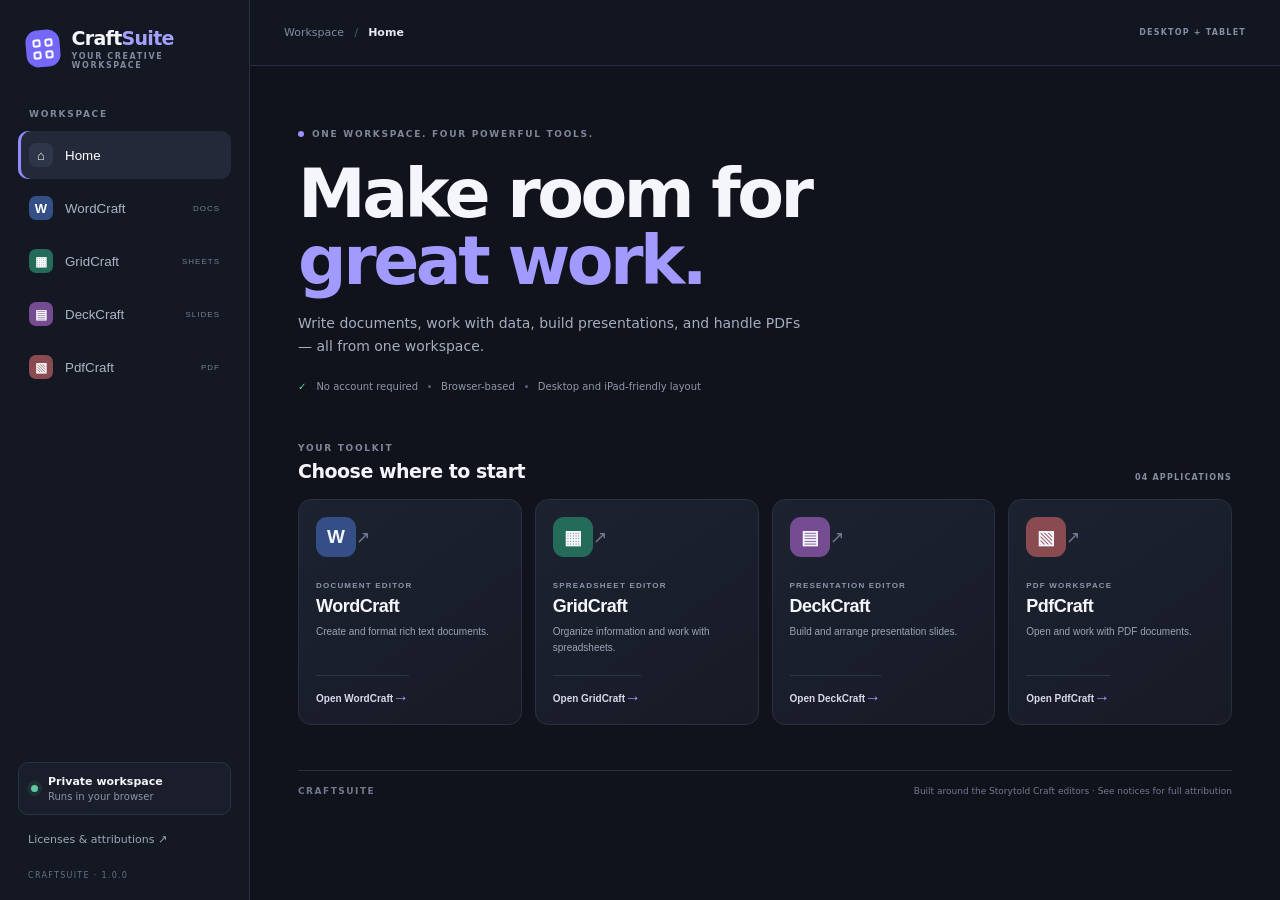
<file: index.html>
<!doctype html>
<html lang="en">
<head>
  <meta charset="utf-8">
  <meta name="viewport" content="width=device-width,initial-scale=1,viewport-fit=cover">
  <meta name="theme-color" content="#10131b">
  <meta name="description" content="CraftSuite — one workspace for documents, spreadsheets, presentations, and PDFs.">
  <title>CraftSuite — Your creative workspace</title>
  <link rel="icon" type="image/svg+xml" href="./assets/craftsuite-mark.svg">
  <link rel="manifest" href="./manifest.webmanifest">
  <link rel="stylesheet" href="./styles.css">
</head>
<body>
  <div class="app-shell" id="appShell">
    <aside class="sidebar" id="sidebar" aria-label="Main navigation">
      <a class="brand" href="#home" aria-label="CraftSuite home">
        <span class="brand-mark" aria-hidden="true"><span></span><span></span><span></span><span></span></span>
        <span class="brand-name">Craft<span>Suite</span><small>YOUR CREATIVE WORKSPACE</small></span>
      </a>
      <div class="nav-label">WORKSPACE</div>
      <nav class="app-nav" id="appNav">
        <button class="nav-item active" data-app="home"><span class="nav-icon home-icon">⌂</span><span>Home</span></button>
        <button class="nav-item" data-app="wordcraft"><span class="nav-icon word-icon">W</span><span>WordCraft</span><em>DOCS</em></button>
        <button class="nav-item" data-app="gridcraft"><span class="nav-icon grid-icon">▦</span><span>GridCraft</span><em>SHEETS</em></button>
        <button class="nav-item" data-app="deckcraft"><span class="nav-icon deck-icon">▤</span><span>DeckCraft</span><em>SLIDES</em></button>
        <button class="nav-item" data-app="pdfcraft"><span class="nav-icon pdf-icon">▧</span><span>PdfCraft</span><em>PDF</em></button>
      </nav>
      <div class="sidebar-bottom">
        <div class="local-note"><span class="status-dot"></span><span><strong>Private workspace</strong><small>Runs in your browser</small></span></div>
        <a class="side-link" href="./THIRD_PARTY_NOTICES.md" target="_blank" rel="noopener">Licenses &amp; attributions ↗</a>
        <span class="version">CRAFTSUITE · 1.0.0</span>
      </div>
    </aside>

    <main class="main-area">
      <header class="topbar">
        <button class="mobile-menu" id="menuButton" aria-label="Open navigation" aria-expanded="false">☰</button>
        <div class="breadcrumb"><span>Workspace</span><b>/</b><strong id="crumbCurrent">Home</strong></div>
        <div class="top-actions">
          <span class="device-label">DESKTOP + TABLET</span>
          <button class="icon-button" id="openNewTab" title="Maximize editor" aria-label="Maximize editor" hidden>↗</button>
        </div>
      </header>

      <section class="home-view" id="homeView">
        <div class="hero">
          <div class="eyebrow"><span></span> ONE WORKSPACE. FOUR POWERFUL TOOLS.</div>
          <h1>Make room for<br><span>great work.</span></h1>
          <p>Write documents, work with data, build presentations, and handle PDFs — all from one workspace.</p>
          <div class="hero-meta"><span class="meta-check">✓</span> No account required <i></i> Browser-based <i></i> Desktop and iPad-friendly layout</div>
        </div>
        <div class="section-heading"><div><span class="eyebrow">YOUR TOOLKIT</span><h2>Choose where to start</h2></div><span class="tool-count">04 APPLICATIONS</span></div>
        <div class="tool-grid">
          <button class="tool-card word-card" data-app="wordcraft"><span class="tool-top"><span class="large-tool-icon">W</span><span class="launch-arrow">↗</span></span><span class="tool-type">DOCUMENT EDITOR</span><strong>WordCraft</strong><span class="tool-description">Create and format rich text documents.</span><span class="tool-open">Open WordCraft <b>→</b></span></button>
          <button class="tool-card grid-card" data-app="gridcraft"><span class="tool-top"><span class="large-tool-icon">▦</span><span class="launch-arrow">↗</span></span><span class="tool-type">SPREADSHEET EDITOR</span><strong>GridCraft</strong><span class="tool-description">Organize information and work with spreadsheets.</span><span class="tool-open">Open GridCraft <b>→</b></span></button>
          <button class="tool-card deck-card" data-app="deckcraft"><span class="tool-top"><span class="large-tool-icon">▤</span><span class="launch-arrow">↗</span></span><span class="tool-type">PRESENTATION EDITOR</span><strong>DeckCraft</strong><span class="tool-description">Build and arrange presentation slides.</span><span class="tool-open">Open DeckCraft <b>→</b></span></button>
          <button class="tool-card pdf-card" data-app="pdfcraft"><span class="tool-top"><span class="large-tool-icon">▧</span><span class="launch-arrow">↗</span></span><span class="tool-type">PDF WORKSPACE</span><strong>PdfCraft</strong><span class="tool-description">Open and work with PDF documents.</span><span class="tool-open">Open PdfCraft <b>→</b></span></button>
        </div>
        <footer class="home-footer"><span>CRAFTSUITE</span><span>Built around the Storytold Craft editors · See notices for full attribution</span></footer>
      </section>

      <section class="editor-view" id="editorView" hidden>
        <div class="editor-toolbar"><div><span class="eyebrow" id="editorType">EDITOR</span><h1 id="editorTitle">WordCraft</h1></div><div class="editor-controls"><button id="backHome" class="back-button">← All tools</button><button id="reloadEditor" class="reload-button" title="Reload editor">↻</button></div></div>
        <div class="editor-frame-wrap"><iframe id="editorFrame" title="CraftSuite editor" allow="clipboard-read; clipboard-write; fullscreen" allowfullscreen></iframe></div>
        <button id="restoreEditor" class="restore-button" type="button" aria-label="Restore editor layout" title="Restore editor layout" hidden>⌄</button>
        <div class="frame-footnote"><span class="status-dot"></span><span id="frameStatus">Editor loaded from this CraftSuite installation.</span><a id="directLink" href="#" target="_blank" rel="noopener">Open standalone ↗</a></div>
      </section>
    </main>
  </div>
  <div class="mobile-scrim" id="scrim"></div>
  <script src="./app.js" defer></script>
</body>
</html>
</file>
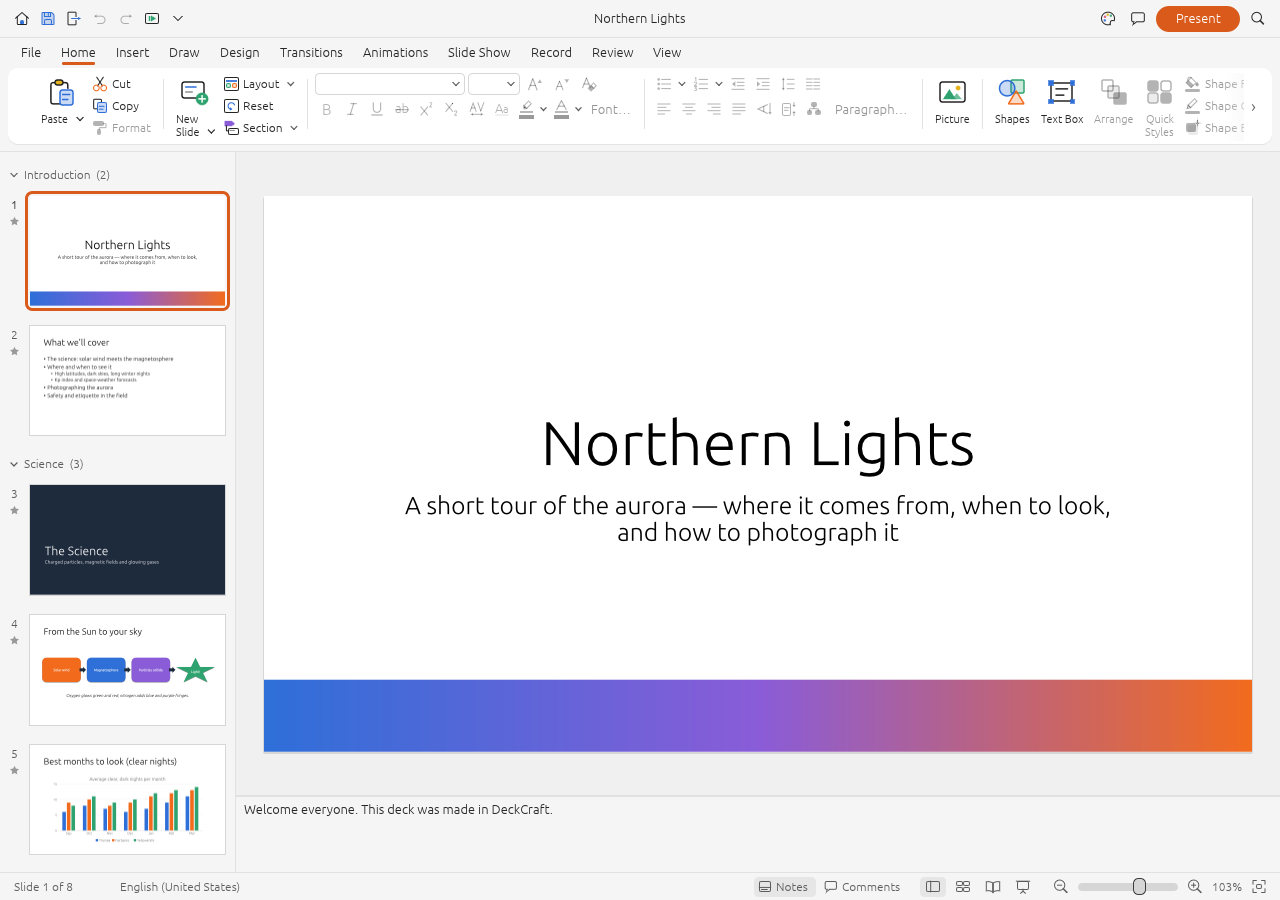
<file: public/apps/deckcraft/index.html>
<!DOCTYPE html>
<html lang="en">
<head>
  <meta charset="utf-8">
  <meta name="viewport" content="width=device-width, initial-scale=1, user-scalable=no">
  <title>DeckCraft</title>
  <script src="../touch-navigation.js" defer></script>
  
<script type="module">
import init, * as bindings from './deckcraft-web-1736dda13a1b2e0f.js';
const wasm = await init({ module_or_path: './deckcraft-web-1736dda13a1b2e0f_bg.wasm' });


window.wasmBindings = bindings;


dispatchEvent(new CustomEvent("TrunkApplicationStarted", {detail: {wasm}}));

</script>
  <link rel="icon" href="./deckcraft-b8fcbb36ecec0385.ico" integrity="sha384-p+vOsZVOu4zkEhYVpSBm/6gR6LMTZ+hPcuNrzPZ3ScI+zYSqFol3f6oI0WWAjzjB"/>
  <style>
    html, body { margin: 0; padding: 0; width: 100%; height: 100%; overflow: hidden; background: #262626; }
    #deckcraft_canvas { position: absolute; inset: 0; width: 100%; height: 100%; display: block; touch-action: none; }
    #deckcraft_loading { position: absolute; inset: 0; display: flex; flex-direction: column; align-items: center; justify-content: center;
      color: #b8b8b8; font: 14px system-ui, sans-serif; pointer-events: none; }
  </style>
<link rel="modulepreload" href="./deckcraft-web-1736dda13a1b2e0f.js" crossorigin="anonymous" integrity="sha384-Nw/Y599QdpQv88sGwh8BRDPJTsztxOS/u1LY/8WCac7ZFSb4NCXz6uxRgPKcCxdL"><link rel="modulepreload" href="./snippets/eframe-d31a8450ea12dfc1/inline0.js" crossorigin="anonymous" integrity="sha384-uPZQ72BwgZ4v7Km6+UIFbkDDlt7ShGEsAVEHVN/+wZSGFhItJZB83iKMFQXauTSs"><link rel="preload" href="./deckcraft-web-1736dda13a1b2e0f_bg.wasm" crossorigin="anonymous" integrity="sha384-IeDfGBTojbIDOL1OokOfIiVJ4eLuc7q0i29vjst6+1yeD6DiTlGqT7mwDZira5zz" as="fetch" type="application/wasm"></head>
<body>
  <canvas id="deckcraft_canvas"></canvas>
  <div id="deckcraft_loading">Loading DeckCraft&hellip;</div>
</body>
</html>
</file>
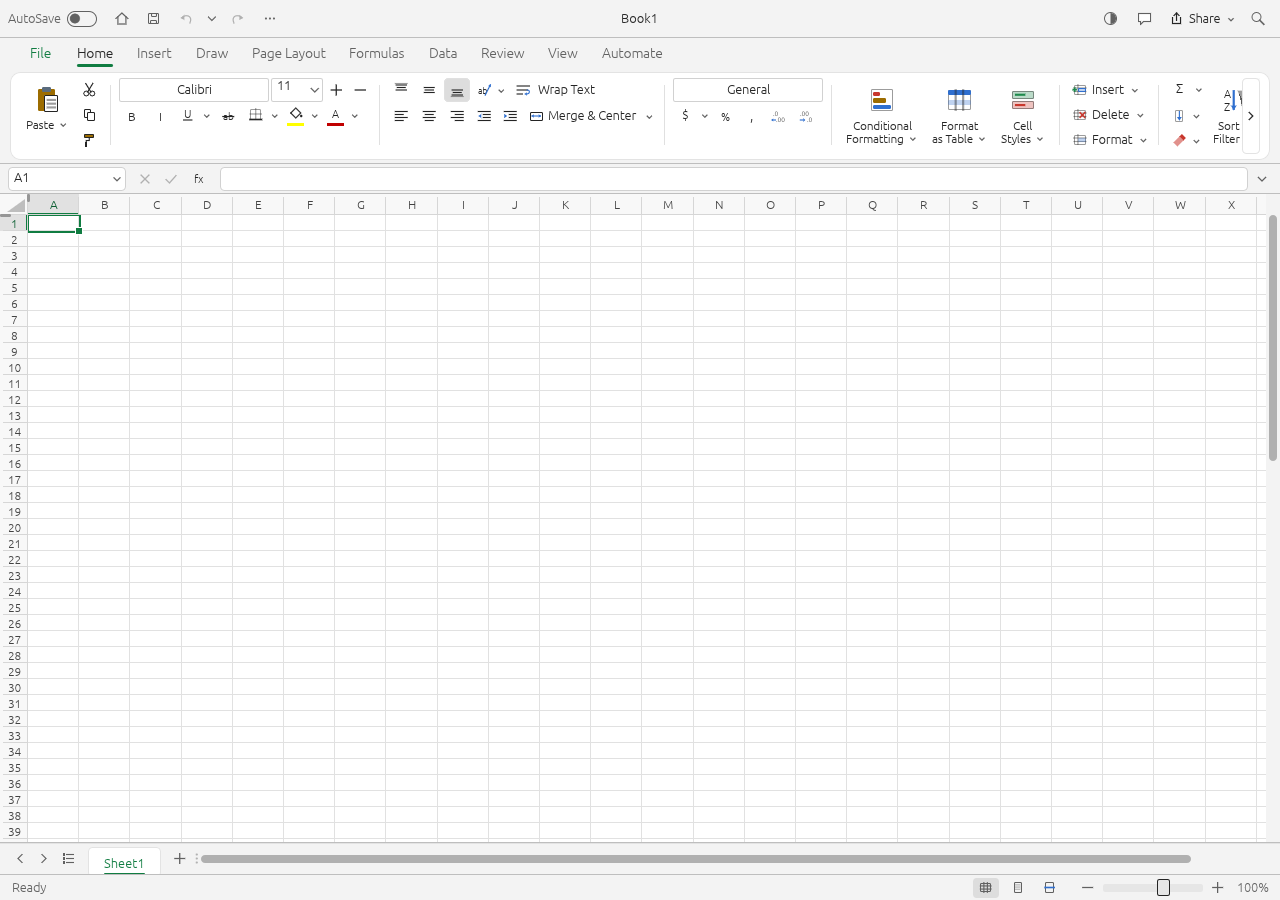
<file: public/apps/gridcraft/index.html>
<!DOCTYPE html>
<html lang="en">
<head>
  <meta charset="utf-8">
  <meta name="viewport" content="width=device-width, initial-scale=1">
  <title>GridCraft</title>
  <script src="../touch-navigation.js" defer></script>
  <link rel="icon" href="./gridcraft-45f84b7721cb79a9.ico" integrity="sha384-FzBCWcgv5VqBLEPSBvyC78gOs2HMh3hKu2LSLSXU01NgL5yKLk/nHdINuu0Ztky1"/>
  
<script type="module">
import init, * as bindings from './gridcraft-web-7d721fa0754b75b9.js';
const wasm = await init({ module_or_path: './gridcraft-web-7d721fa0754b75b9_bg.wasm' });


window.wasmBindings = bindings;


dispatchEvent(new CustomEvent("TrunkApplicationStarted", {detail: {wasm}}));

</script>
  <style>
    html, body { margin: 0; padding: 0; width: 100%; height: 100%; overflow: hidden; background: #f3f3f3; }
    #gridcraft_canvas { position: absolute; inset: 0; width: 100%; height: 100%; display: block; touch-action: none; }
    #gridcraft_loading { position: absolute; inset: 0; display: flex; flex-direction: column; align-items: center; justify-content: center;
      color: #555; font: 14px system-ui, sans-serif; pointer-events: none; }
  </style>
<link rel="modulepreload" href="./gridcraft-web-7d721fa0754b75b9.js" crossorigin="anonymous" integrity="sha384-7I0WKng3MehAltgEBZv9hNR846CNyQnKkVGSV8t2huKPANTWUWHnexnpWzsO6UgO"><link rel="modulepreload" href="./snippets/eframe-d31a8450ea12dfc1/inline0.js" crossorigin="anonymous" integrity="sha384-uPZQ72BwgZ4v7Km6+UIFbkDDlt7ShGEsAVEHVN/+wZSGFhItJZB83iKMFQXauTSs"><link rel="preload" href="./gridcraft-web-7d721fa0754b75b9_bg.wasm" crossorigin="anonymous" integrity="sha384-qdT/L+SrEtExOIw7syxkF0uTrc0Do+pkiLte3KWC842FgqZtQ4C1tJ28wZMXTltb" as="fetch" type="application/wasm"></head>
<body>
  <canvas id="gridcraft_canvas"></canvas>
  <div id="gridcraft_loading">Loading GridCraft&hellip;</div>
</body>
</html>
</file>
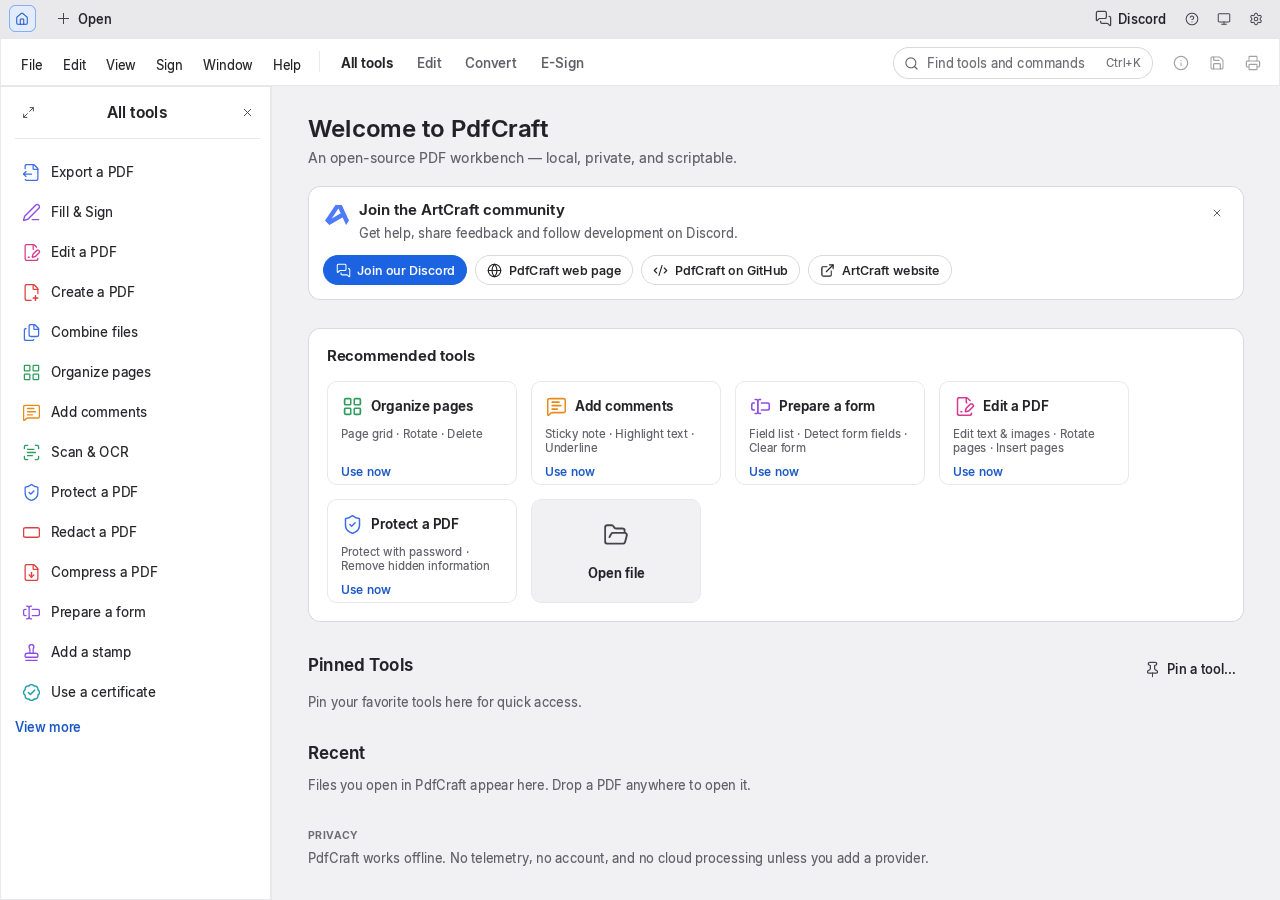
<file: public/apps/pdfcraft/index.html>
<!doctype html>
<html lang="en">
  <head>
    <meta charset="utf-8" />
    <meta name="viewport" content="width=device-width, initial-scale=1" />
    <title>PdfCraft</title>
    <script src="../touch-navigation.js" defer></script>
    
<script type="module">
import init, * as bindings from './pdfcraft-web-f32e9f5f03a85965.js';
const wasm = await init({ module_or_path: './pdfcraft-web-f32e9f5f03a85965_bg.wasm' });


window.wasmBindings = bindings;


dispatchEvent(new CustomEvent("TrunkApplicationStarted", {detail: {wasm}}));

</script>
    <style>
      html, body { margin: 0; height: 100%; overflow: hidden; background: #f1f1f3; }
      canvas { width: 100%; height: 100%; display: block; outline: none; touch-action: none; }
      @media (prefers-color-scheme: dark) { html, body { background: #19191c; } }
    </style>
  <link rel="modulepreload" href="./pdfcraft-web-f32e9f5f03a85965.js" crossorigin="anonymous" integrity="sha384-hog9/Oyqq4wYJwJbUDw6ljLE5pH5ybCkFNjJOPUNEIFXjAuSj606k0Z96s9p9AcB"><link rel="modulepreload" href="./snippets/eframe-d31a8450ea12dfc1/inline0.js" crossorigin="anonymous" integrity="sha384-uPZQ72BwgZ4v7Km6+UIFbkDDlt7ShGEsAVEHVN/+wZSGFhItJZB83iKMFQXauTSs"><link rel="preload" href="./pdfcraft-web-f32e9f5f03a85965_bg.wasm" crossorigin="anonymous" integrity="sha384-9SmRomFY7DnmbMtJpsdlHL0v2NnFfh3eDRH8P3MnAbt4ZjYlwEPfu+x6AaFvh4Fa" as="fetch" type="application/wasm"></head>
  <body>
    <canvas id="pdfcraft"></canvas>
  </body>
</html>
</file>
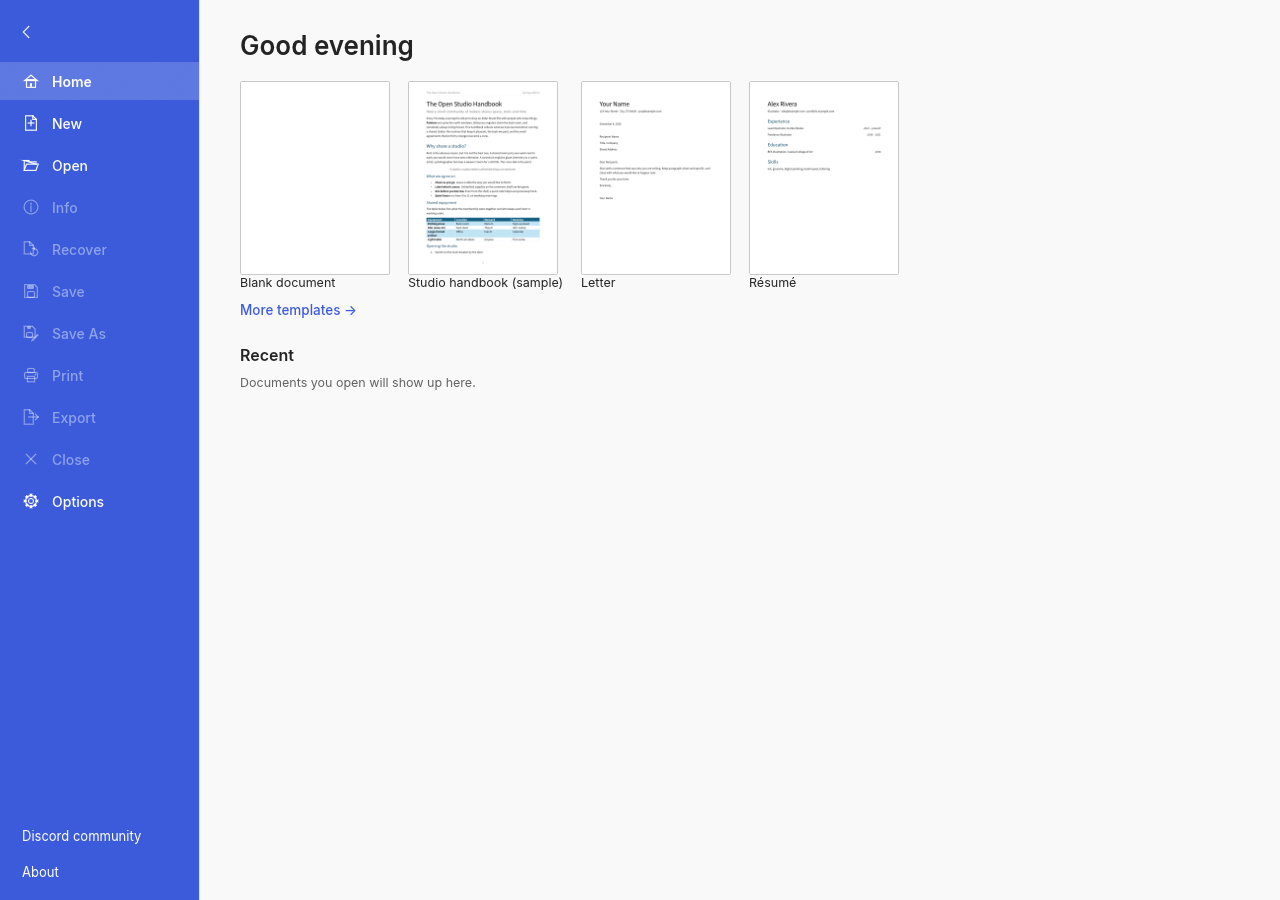
<file: public/apps/wordcraft/index.html>
<!DOCTYPE html>
<html lang="en">
<head>
  <meta charset="utf-8">
  <meta name="viewport" content="width=device-width, initial-scale=1, user-scalable=no">
  <title>WordCraft</title>
  <script src="../touch-navigation.js" defer></script>
  <link rel="icon" href="./wordcraft-fa59e09a3f921e03.ico" integrity="sha384-99DzWb82rFgkdw7hjKziyDQaHbMTklb9MWeLKF7LcVUnq80H4nDrc/pjHJtAj/AA"/>
  
<script type="module">
import init, * as bindings from './wordcraft-web-a75a8b404d46b7ab.js';
const wasm = await init({ module_or_path: './wordcraft-web-a75a8b404d46b7ab_bg.wasm' });


window.wasmBindings = bindings;


dispatchEvent(new CustomEvent("TrunkApplicationStarted", {detail: {wasm}}));

</script>
  <style>
    html, body { margin: 0; padding: 0; width: 100%; height: 100%; overflow: hidden; background: #e6e6e6; }
    #wordcraft_canvas { position: absolute; inset: 0; width: 100%; height: 100%; display: block; touch-action: none; }
    #wordcraft_loading { position: absolute; inset: 0; display: flex; flex-direction: column; align-items: center; justify-content: center;
      color: #555; font: 14px system-ui, sans-serif; pointer-events: none; }
  </style>
<link rel="modulepreload" href="./wordcraft-web-a75a8b404d46b7ab.js" crossorigin="anonymous" integrity="sha384-N3+ObH0gCggIdESI2puY4ktY0zLoZCJBuEBguyQJIvAmwND0nfLQ3l8EsK4BHEl6"><link rel="modulepreload" href="./snippets/eframe-d31a8450ea12dfc1/inline0.js" crossorigin="anonymous" integrity="sha384-uPZQ72BwgZ4v7Km6+UIFbkDDlt7ShGEsAVEHVN/+wZSGFhItJZB83iKMFQXauTSs"><link rel="preload" href="./wordcraft-web-a75a8b404d46b7ab_bg.wasm" crossorigin="anonymous" integrity="sha384-hDyms5d31STg2veIcsAhHI/RNb12cU4XDtUfVzMC9cVUgEArUPm8jgs6llw7F6qA" as="fetch" type="application/wasm"></head>
<body>
  <canvas id="wordcraft_canvas"></canvas>
  <div id="wordcraft_loading">Loading WordCraft&hellip;</div>
</body>
</html>
</file>
<file: styles.css>
:root{color-scheme:dark;--bg:#10131b;--panel:#171b26;--panel2:#1c2130;--line:#292f40;--muted:#9299ad;--text:#f5f6fb;--accent:#8b80ff;--sidebar:250px;font-family:Inter,ui-sans-serif,system-ui,-apple-system,BlinkMacSystemFont,"Segoe UI",sans-serif}*{box-sizing:border-box}html,body{margin:0;min-height:100%;background:var(--bg);color:var(--text)}body{min-height:100dvh}.app-shell{min-height:100dvh;display:flex}.sidebar{width:var(--sidebar);flex:0 0 var(--sidebar);background:#141823;border-right:1px solid var(--line);padding:27px 18px 18px;display:flex;flex-direction:column;z-index:20}.brand{display:flex;align-items:center;gap:12px;text-decoration:none;color:var(--text);padding:0 8px 39px}.brand-mark{width:37px;height:37px;border-radius:12px;background:#7567f8;display:grid;grid-template-columns:repeat(2,8px);grid-template-rows:repeat(2,8px);gap:4px;place-content:center;transform:rotate(-5deg)}.brand-mark span{border:2px solid white;border-radius:2px}.brand-name{font-weight:800;font-size:19px;letter-spacing:-.7px}.brand-name>span{color:#a79fff}.brand-name small{display:block;font-size:8px;letter-spacing:1.6px;color:#81899e;font-weight:700;margin-top:3px}.nav-label,.eyebrow{font-size:9px;letter-spacing:1.7px;font-weight:800;color:#7f879b}.nav-label{padding:0 11px 12px}.app-nav{display:grid;gap:5px}.nav-item{border:0;background:transparent;color:#aeb4c5;border-radius:10px;display:flex;align-items:center;gap:12px;padding:12px 11px;text-align:left;font:600 13px inherit;cursor:pointer;min-height:45px}.nav-item:hover,.nav-item.active{background:#24293a;color:white}.nav-item.active{box-shadow:inset 3px 0 #958aff}.nav-icon{width:24px;height:24px;border-radius:7px;display:grid;place-items:center;font-weight:800;font-size:13px;background:#30364a;color:#fff}.word-icon,.word-card .large-tool-icon{background:#334f86}.grid-icon,.grid-card .large-tool-icon{background:#246b59}.deck-icon,.deck-card .large-tool-icon{background:#754c91}.pdf-icon,.pdf-card .large-tool-icon{background:#8a4b50}.nav-item em{font-size:8px;font-style:normal;letter-spacing:1px;color:#777f94;margin-left:auto}.sidebar-bottom{margin-top:auto}.local-note{display:flex;align-items:center;gap:10px;border:1px solid #2b3141;background:#191e2a;border-radius:10px;padding:12px;margin:0 0 18px}.local-note strong,.local-note small{display:block}.local-note strong{font-size:11px}.local-note small{font-size:10px;color:#8d95a9;margin-top:3px}.status-dot{width:7px;height:7px;border-radius:50%;background:#5ec99a;box-shadow:0 0 0 4px #5ec99a18;flex:0 0 auto}.side-link{display:block;text-decoration:none;color:#9fa6b9;font-size:11px;padding:0 10px 17px}.side-link:hover{color:white}.version{font-size:8px;letter-spacing:1.3px;color:#687187;padding:0 10px}.main-area{min-width:0;flex:1;display:flex;flex-direction:column}.topbar{height:66px;flex:0 0 66px;border-bottom:1px solid var(--line);display:flex;align-items:center;justify-content:space-between;padding:0 34px;background:#121620}.breadcrumb{display:flex;align-items:center;gap:10px;color:#828a9f;font-size:11px}.breadcrumb b{color:#454c5e}.breadcrumb strong{color:#e5e7f0;font-weight:650}.top-actions{display:flex;align-items:center;gap:14px}.device-label,.tool-count{font-size:8px;letter-spacing:1.2px;font-weight:800;color:#858da2}.icon-button,.mobile-menu{border:1px solid var(--line);background:#1a1f2c;color:white;border-radius:8px;width:34px;height:34px;font-size:17px;cursor:pointer}.mobile-menu{display:none}.home-view{width:min(1100px,100%);margin:0 auto;padding:58px 48px 24px}.hero{padding:5px 0 51px}.eyebrow{display:flex;align-items:center;gap:8px}.eyebrow>span{width:6px;height:6px;background:#9c91ff;border-radius:50%}.hero h1{font-size:clamp(42px,6vw,68px);line-height:.99;letter-spacing:-3.5px;margin:21px 0 17px;font-weight:760}.hero h1 span{color:#a39aff}.hero p{font-size:14px;line-height:1.7;color:#a5adbf;max-width:510px;margin:0}.hero-meta{display:flex;align-items:center;gap:10px;color:#8f97ab;font-size:10px;margin-top:22px;flex-wrap:wrap}.hero-meta i{width:3px;height:3px;background:#596176;border-radius:50%}.meta-check{color:#68d2a5;font-weight:900}.section-heading{display:flex;align-items:end;justify-content:space-between;margin-bottom:17px}.section-heading h2{font-size:19px;letter-spacing:-.5px;margin:7px 0 0}.tool-grid{display:grid;grid-template-columns:repeat(4,minmax(0,1fr));gap:13px}.tool-card{min-width:0;min-height:226px;border:1px solid #2a3041;background:linear-gradient(145deg,#1c2230,#171b26);border-radius:13px;padding:17px;text-align:left;color:var(--text);display:flex;flex-direction:column;cursor:pointer;transition:transform .16s,border-color .16s,background .16s}.tool-card:hover{transform:translateY(-3px);border-color:#55517d;background:#202638}.tool-top{display:flex;align-items:center;justify-content:space-between;margin-bottom:24px}.large-tool-icon{width:40px;height:40px;border-radius:11px;display:grid;place-items:center;font-size:19px;font-weight:800}.launch-arrow{font-size:17px;color:#737c92}.tool-type{font-size:8px;letter-spacing:1.2px;color:#8d96ab;font-weight:800}.tool-card>strong{font-size:18px;letter-spacing:-.5px;margin-top:6px}.tool-description{font-size:10px;line-height:1.55;color:#9ca4b6;margin-top:7px;min-height:32px}.tool-open{display:flex;justify-content:space-between;align-items:center;border-top:1px solid #303648;margin-top:auto;padding-top:13px;font-size:10px;font-weight:700;color:#d9d9ed}.tool-open b{font-size:16px;color:#a49aff}.home-footer{border-top:1px solid #292f3f;margin-top:45px;padding-top:15px;display:flex;justify-content:space-between;gap:15px;color:#70798f;font-size:9px}.home-footer span:first-child{letter-spacing:1.5px;font-weight:800}.editor-view{padding:20px 24px 12px;display:flex;flex-direction:column;flex:1;min-height:0}.editor-toolbar{display:flex;align-items:center;justify-content:space-between;padding:0 2px 15px}.editor-toolbar .eyebrow{font-size:8px}.editor-toolbar h1{font-size:20px;margin:4px 0 0;letter-spacing:-.5px}.editor-controls{display:flex;gap:8px}.back-button,.reload-button{border:1px solid #303649;background:#1b2030;color:#d9dceb;border-radius:8px;padding:9px 12px;font:600 11px inherit;cursor:pointer}.reload-button{font-size:17px;padding:5px 11px}.editor-frame-wrap{position:relative;flex:1;min-height:350px;border:1px solid #303649;border-radius:10px;overflow:hidden;background:#20232b}.editor-frame-wrap iframe{width:100%;height:100%;border:0;display:block;background:#20232b}.frame-footnote{display:flex;align-items:center;gap:9px;padding:10px 3px 0;color:#858da1;font-size:9px}.frame-footnote a{margin-left:auto;color:#aaa1ff;text-decoration:none}.frame-footnote a:hover{text-decoration:underline}.mobile-scrim{display:none}[hidden]{display:none!important}
@media(max-width:1050px){.tool-grid{grid-template-columns:repeat(2,minmax(0,1fr))}.home-view{padding:43px 32px 22px}.hero{padding-bottom:38px}}
@media(max-width:700px){:root{--sidebar:270px}.sidebar{position:fixed;inset:0 auto 0 0;transform:translateX(-105%);transition:transform .2s;box-shadow:15px 0 40px #0005}.sidebar.open{transform:translateX(0)}.mobile-scrim.show{display:block;position:fixed;inset:0;background:#0009;z-index:15}.topbar{height:57px;flex-basis:57px;padding:0 15px;gap:10px}.mobile-menu{display:block;flex:0 0 34px}.breadcrumb{margin-right:auto}.device-label{font-size:7px}.home-view{padding:37px 19px 20px}.hero{padding-bottom:34px}.hero h1{font-size:49px;letter-spacing:-2.8px}.hero p{font-size:13px}.hero-meta{font-size:9px;gap:7px}.section-heading h2{font-size:17px}.tool-grid{gap:9px}.tool-card{padding:13px;min-height:210px}.large-tool-icon{width:36px;height:36px}.tool-card>strong{font-size:16px}.tool-description{font-size:9px}.tool-open{font-size:9px}.tool-count{font-size:7px}.home-footer{font-size:8px;flex-direction:column;gap:6px;margin-top:28px}.editor-view{padding:13px 10px 9px}.editor-toolbar{padding:0 3px 11px}.editor-toolbar h1{font-size:17px}.back-button{font-size:10px;padding:8px 9px}.editor-frame-wrap{min-height:300px;border-radius:7px}.frame-footnote{font-size:8px;gap:7px}.frame-footnote a{white-space:nowrap}}
@media(max-width:370px){.tool-grid{grid-template-columns:1fr}.tool-card{min-height:180px}.tool-top{margin-bottom:15px}.hero h1{font-size:43px}}


.app-shell.editor-maximized .sidebar,
.app-shell.editor-maximized .topbar{
  display:none!important;
}
.app-shell.editor-maximized .main-area{
  position:static;
  min-height:100dvh;
}
.app-shell.editor-maximized .editor-view{
  position:fixed;
  inset:0;
  z-index:100;
  display:flex;
  padding:0;
  background:var(--bg);
}
.app-shell.editor-maximized .editor-toolbar,
.app-shell.editor-maximized .frame-footnote{
  display:none!important;
}
.app-shell.editor-maximized .editor-frame-wrap{
  position:absolute;
  inset:0;
  flex:none;
  min-height:0;
  border:0;
  border-radius:0;
  overflow:hidden;
}


/* Restore control: independent, touch-friendly viewport overlay */
.restore-button {
  position: fixed;
  right: max(14px, env(safe-area-inset-right));
  bottom: max(14px, env(safe-area-inset-bottom));
  z-index: 110;
  display: flex;
  align-items: center;
  justify-content: center;
  width: 48px;
  height: 48px;
  padding: 0;
  border: 1px solid rgba(255,255,255,.3);
  border-radius: 50%;
  background: rgba(24,29,42,.96);
  color: #fff;
  font: 600 24px/1 inherit;
  box-shadow: 0 3px 14px rgba(0,0,0,.38);
  cursor: pointer;
  -webkit-tap-highlight-color: transparent;
  touch-action: none;
  user-select: none;
  -webkit-user-select: none;
}
.restore-button:active,
.restore-button.is-dragging {
  background: #353b52;
  transform: scale(1.06);
}
.restore-button.is-dragging { cursor: grabbing; }
.restore-button[hidden] { display: none !important; }

body, body * {
  -webkit-user-select: none;
  user-select: none;
  -webkit-touch-callout: none;
}
</file>
